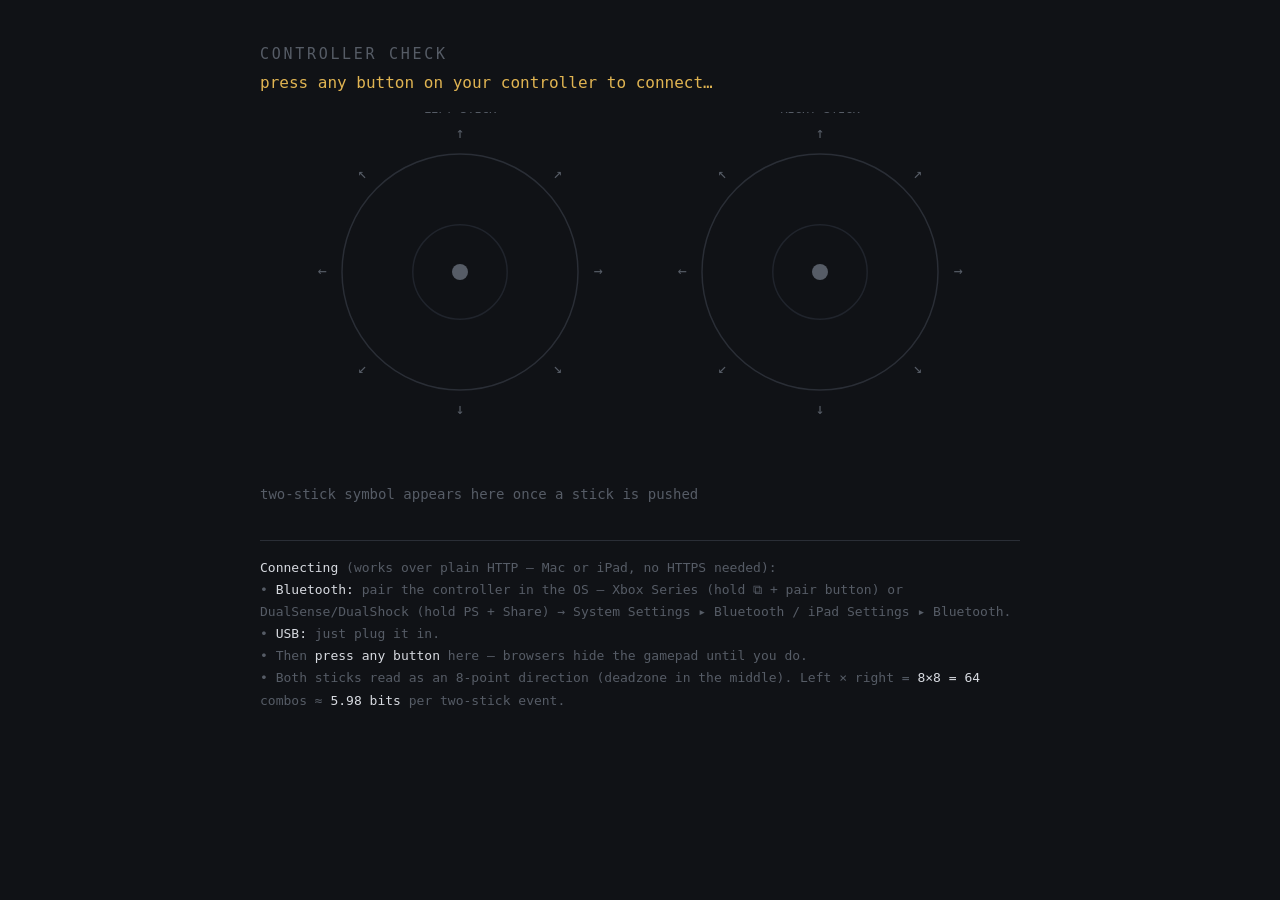
<file: environments/gamepad-check/index.html>
<!doctype html>
<html lang="en">
<head>
<meta charset="utf-8">
<meta name="viewport" content="width=device-width, initial-scale=1">
<title>bit-rate — controller check</title>
<style>
  :root {
    --bg: #101216; --fg: #d7dae0; --dim: #565c66; --faint: #2a2e36;
    --accent: #e0b452; --live: #58b368; --caret: #7aa2f7; --err: #e05252;
    --mono: ui-monospace, SFMono-Regular, Menlo, Consolas, monospace;
  }
  * { margin: 0; padding: 0; box-sizing: border-box; }
  html, body { height: 100%; }
  body {
    background: var(--bg); color: var(--fg); font-family: var(--mono);
    display: flex; justify-content: center; padding: 5vh 20px;
    -webkit-tap-highlight-color: transparent;
  }
  #wrap { width: 100%; max-width: 760px; }
  h1 { font-size: 15px; letter-spacing: .18em; text-transform: uppercase; color: var(--dim); font-weight: normal; }
  #status { margin-top: 10px; font-size: 16px; }
  #status.live { color: var(--live); }
  #status.wait { color: var(--accent); }
  #status .id { color: var(--dim); font-size: 13px; }
  #pad { display: block; width: 100%; height: auto; margin: 20px 0 8px; }
  #symline { font-size: 20px; min-height: 28px; }
  #symline b { color: var(--fg); }
  #symline .l { color: var(--caret); } #symline .r { color: var(--live); }
  #symline .sub { color: var(--dim); font-size: 14px; }
  #buttons { display: flex; flex-wrap: wrap; gap: 6px; margin: 16px 0; }
  .btn { font-size: 11px; color: var(--dim); border: 1px solid var(--faint); border-radius: 4px; padding: 3px 7px; min-width: 34px; text-align: center; }
  .btn.on { color: var(--bg); background: var(--accent); border-color: var(--accent); }
  #help { color: var(--dim); font-size: 13px; line-height: 1.7; border-top: 1px solid var(--faint); padding-top: 16px; margin-top: 8px; }
  #help b { color: var(--fg); font-weight: normal; }
  #raw { color: var(--faint); font-size: 11px; margin-top: 14px; white-space: pre-wrap; }
</style>
</head>
<body>
  <div id="wrap">
    <h1>controller check</h1>
    <div id="status" class="wait">press any button on your controller to connect…</div>
    <canvas id="pad" width="760" height="360"></canvas>
    <div id="symline"><span class="sub">two-stick symbol appears here once a stick is pushed</span></div>
    <div id="buttons"></div>
    <div id="help">
      <b>Connecting</b> (works over plain HTTP — Mac or iPad, no HTTPS needed):<br>
      • <b>Bluetooth:</b> pair the controller in the OS — Xbox Series (hold ⧉ + pair button) or DualSense/DualShock (hold PS + Share) → System Settings ▸ Bluetooth / iPad Settings ▸ Bluetooth.<br>
      • <b>USB:</b> just plug it in.<br>
      • Then <b>press any button</b> here — browsers hide the gamepad until you do.<br>
      • Both sticks read as an 8-point direction (deadzone in the middle). Left × right = <b>8×8 = 64</b> combos ≈ <b>5.98 bits</b> per two-stick event.
    </div>
    <pre id="raw"></pre>
  </div>

<script>
'use strict';
const cv = document.getElementById('pad');
const ctx = cv.getContext('2d');
const statusEl = document.getElementById('status');
const symEl = document.getElementById('symline');
const btnEl = document.getElementById('buttons');
const rawEl = document.getElementById('raw');

const DIRS = ['↑', '↗', '→', '↘', '↓', '↙', '←', '↖']; // ↑↗→↘↓↙←↖
const DEADZONE = 0.4;

// Same quantizer convention as beat-hands: 0 = up, clockwise. y is down.
function octant(x, y) {
  if (Math.hypot(x, y) < DEADZONE) return -1;
  const ang = Math.atan2(-y, x) * 180 / Math.PI; // 0 = right, 90 = up
  const raw = (90 - ang) / 45;
  return ((Math.round(raw) % 8) + 8) % 8;
}

function drawStick(cx, cy, r, x, y, label, oct) {
  // outer ring
  ctx.strokeStyle = '#2a2e36'; ctx.lineWidth = 1.5;
  ctx.beginPath(); ctx.arc(cx, cy, r, 0, Math.PI * 2); ctx.stroke();
  // deadzone ring
  ctx.strokeStyle = '#20242c';
  ctx.beginPath(); ctx.arc(cx, cy, r * DEADZONE, 0, Math.PI * 2); ctx.stroke();
  // 8 labelled points (0 = up, clockwise)
  ctx.font = '15px ' + getComputedStyle(document.body).fontFamily;
  ctx.textAlign = 'center'; ctx.textBaseline = 'middle';
  for (let i = 0; i < 8; i++) {
    const a = (i * 45 - 90) * Math.PI / 180; // screen angle, 0=up
    const px = cx + Math.cos(a) * (r + 20);
    const py = cy + Math.sin(a) * (r + 20);
    ctx.fillStyle = (i === oct) ? '#e0b452' : '#565c66';
    ctx.fillText(DIRS[i], px, py);
  }
  // label
  ctx.fillStyle = '#565c66'; ctx.font = '12px ' + getComputedStyle(document.body).fontFamily;
  ctx.fillText(label, cx, cy - r - 44);
  // live position dot
  const dx = cx + x * r, dy = cy + y * r;
  ctx.strokeStyle = '#2a2e36';
  ctx.beginPath(); ctx.moveTo(cx, cy); ctx.lineTo(dx, dy); ctx.stroke();
  ctx.fillStyle = oct < 0 ? '#565c66' : (label === 'LEFT STICK' ? '#7aa2f7' : '#58b368');
  ctx.beginPath(); ctx.arc(dx, dy, 8, 0, Math.PI * 2); ctx.fill();
}

let btnCount = 0;
function ensureButtons(n) {
  if (n === btnCount) return;
  btnCount = n;
  btnEl.innerHTML = '';
  for (let i = 0; i < n; i++) {
    const d = document.createElement('div');
    d.className = 'btn'; d.textContent = i; d.id = 'btn' + i;
    btnEl.appendChild(d);
  }
}

function firstPad() {
  const pads = navigator.getGamepads ? navigator.getGamepads() : [];
  for (const p of pads) if (p && p.connected) return p;
  return null;
}

window.addEventListener('gamepadconnected', (e) => {
  statusEl.className = 'live';
  statusEl.innerHTML = 'connected · <span class="id">' + e.gamepad.id + ' · mapping: ' + (e.gamepad.mapping || 'non-standard') + '</span>';
});
window.addEventListener('gamepaddisconnected', () => {
  statusEl.className = 'wait';
  statusEl.textContent = 'controller disconnected — press a button to reconnect…';
});

function loop() {
  ctx.clearRect(0, 0, cv.width, cv.height);
  const gp = firstPad();
  const R = 118, cy = 160;
  if (!gp) {
    drawStick(200, cy, R, 0, 0, 'LEFT STICK', -1);
    drawStick(560, cy, R, 0, 0, 'RIGHT STICK', -1);
    requestAnimationFrame(loop);
    return;
  }
  if (statusEl.className !== 'live') {
    statusEl.className = 'live';
    statusEl.innerHTML = 'connected · <span class="id">' + gp.id + ' · mapping: ' + (gp.mapping || 'non-standard') + '</span>';
  }
  const lx = gp.axes[0] || 0, ly = gp.axes[1] || 0, rx = gp.axes[2] || 0, ry = gp.axes[3] || 0;
  const lo = octant(lx, ly), ro = octant(rx, ry);
  drawStick(200, cy, R, lx, ly, 'LEFT STICK', lo);
  drawStick(560, cy, R, rx, ry, 'RIGHT STICK', ro);

  const lTxt = lo < 0 ? '·' : DIRS[lo];
  const rTxt = ro < 0 ? '·' : DIRS[ro];
  let sym = '<span class="sub">push both sticks to form a symbol</span>';
  if (lo >= 0 && ro >= 0) {
    const idx = lo * 8 + ro;
    sym = 'symbol <b>' + idx + '</b> / 64 <span class="sub">(' + Math.log2(63).toFixed(2) + ' bits)</span>';
  }
  symEl.innerHTML = 'L <span class="l">' + lTxt + '</span> &nbsp; R <span class="r">' + rTxt + '</span> &nbsp; → &nbsp; ' + sym;

  ensureButtons(gp.buttons.length);
  for (let i = 0; i < gp.buttons.length; i++) {
    document.getElementById('btn' + i).classList.toggle('on', gp.buttons[i].pressed || gp.buttons[i].value > 0.5);
  }
  rawEl.textContent = 'axes: [' + gp.axes.map((a) => a.toFixed(2)).join(', ') + ']';
  requestAnimationFrame(loop);
}
requestAnimationFrame(loop);
</script>
</body>
</html>
</file>
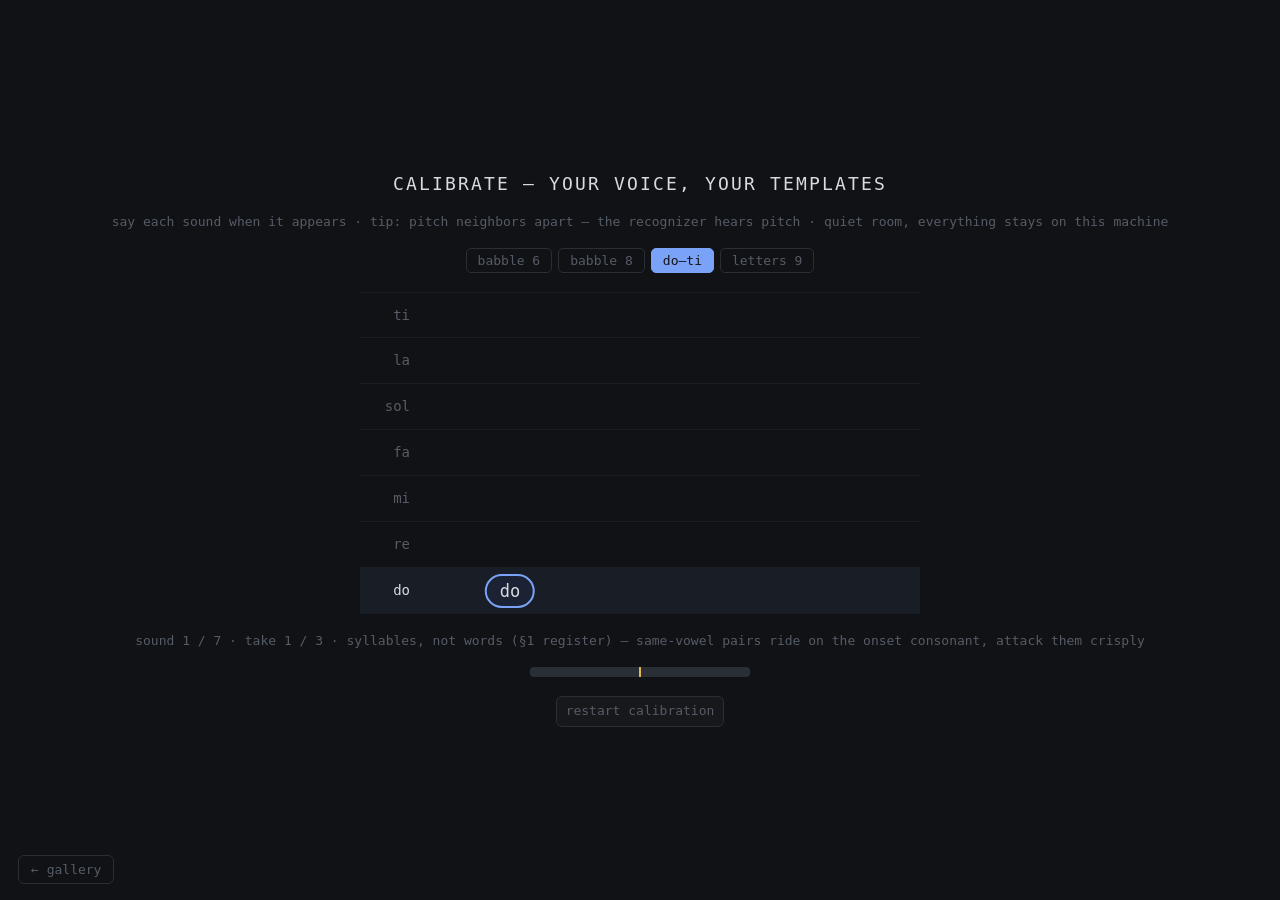
<file: environments/voice-babble/index.html>
<!doctype html>
<html lang="en">
<head>
<meta charset="utf-8">
<meta name="viewport" content="width=device-width, initial-scale=1">
<title>bit-rate — voice babble</title>
<link rel="stylesheet" href="game.css">
<link rel="stylesheet" href="../common/results.css">
</head>
<body>
  <!-- Header band (spec §4.3.1): mode + run controls on the left, what this
       variant is set to in the middle (with the settings button under it), and
       on the right the figures the assignment requires — running bits/s at
       >=1 Hz plus N / Sc / Si (rules 3 and 4) — with the pace graph. It is an
       in-flow band: the play field starts below it, never under it. -->
  <header id="topbar">
    <div id="mode-banner" class="mode-practice">practice</div>
    <div id="mode-help"></div>
    <div id="cfg">
      <div id="res-info"></div>
      <button type="button" class="act click" data-act="settings"><span class="chip">⚙</span><span class="lbl">settings</span></button>
    </div>
    <div id="hud" aria-live="off">
      <div id="hud-spark" class="hud-spark-host"></div>
      <div id="hud-metrics">
        <div id="hud-bps">0.0 <span class="hud-unit">bits/s</span></div>
        <div id="hud-time"></div>
        <div id="hud-counts"></div>
      </div>
    </div>
  </header>
  <main id="stage">
    <!-- Upcoming symbols: chips in a row, or lanes (one row per symbol,
         vertical position IS the symbol — natural for solfège). Both are
         self-paced: notes advance on selection, never on a clock (§7). -->
    <div id="chips"></div>
    <div id="lanes" hidden></div>
    <div id="heard"><span id="level-bar"></span><span id="heard-text">listening…</span></div>
    <div id="hint">say the highlighted sound · pause briefly between sounds</div>
    <div id="notice" hidden></div>
  </main>

  <!-- Mic level check (spec §5, voice-babble). The onset trigger used to be a
       hand-tuned constant that had to fit every mic and every room. It is not a
       constant: it is a property of THIS mic in THIS room, and four seconds
       measures it — a silent window for the room, a counted phrase for the
       voice, trigger at the log-midpoint between them. Runs before template
       calibration, because templates recorded through a wrong trigger are
       captured off noise and are worse than useless. -->
  <section id="level" hidden>
    <div class="c-title">mic check</div>
    <div class="c-sub">be somewhere quiet — background noise opens selections you didn't make, and every one of those costs you twice · nothing leaves this device</div>
    <div id="lv-step"></div>
    <div id="lv-prompt"></div>
    <div id="lv-meter"><span id="lv-meter-bar"></span></div>
    <!-- Manual trigger, with the live meter above it and a count of what it
         would fire on. Automatic placement needs the voice to sit clearly
         above the room; when it doesn't, no number is the right number and
         the honest move is to let the player set it by eye in five seconds. -->
    <div id="lv-tune" hidden>
      <label for="lv-slider">trigger</label>
      <input type="range" id="lv-slider" min="-66" max="-6" step="1">
      <span id="lv-fires"></span>
    </div>
    <div id="lv-readout"></div>
    <div class="c-foot" id="lv-foot"></div>
  </section>

  <!-- Calibration: records your voice's template for each symbol.
       Calibration is a config compiler (spec §2.6): it writes static
       templates; the run itself contains nothing adaptive. -->
  <section id="calib" hidden>
    <div class="c-title">calibrate — your voice, your templates</div>
    <div class="c-sub">say each sound when it appears · tip: pitch neighbors apart — the recognizer hears pitch · quiet room, everything stays on this machine</div>
    <div class="seg" id="calib-seg-set">
      <button data-v="babble-6">babble 6</button>
      <button data-v="babble-8">babble 8</button>
      <button data-v="solfege">do–ti</button>
      <button data-v="letters-9">letters 9</button>
    </div>
    <div id="calib-symbol"></div>
    <div id="calib-lanes" hidden></div>
    <div id="calib-progress"></div>
    <div id="calib-level"><span id="calib-level-bar"></span></div>
    <div class="c-foot"><button type="button" class="act click" id="calib-restart">restart calibration</button></div>
  </section>

  <section id="results" hidden>
    <div id="res-hero"></div>
    <div id="res-tiles"></div>
    <div id="res-charts">
      <figure>
        <figcaption>pace — net bits/s per 5&thinsp;s <span class="err-key">▎misses</span></figcaption>
        <div id="chart-pace"></div>
      </figure>
      <figure>
        <figcaption>gap between selections</figcaption>
        <div id="chart-iki"></div>
      </figure>
    </div>
    <div id="res-footer">
      <button type="button" class="act click" data-act="arm"><kbd>Enter</kbd>new scored run</button>
      <button type="button" class="act click" data-act="seed"><kbd>Esc</kbd>back to practice</button>
      <button type="button" class="act click" data-act="settings"><span class="chip">⚙</span>settings</button>
    </div>
  </section>

  <div id="overlay" hidden>
    <div id="card"></div>
  </div>

  <!-- Touch-device mic gate: iOS/iPadOS Safari grants getUserMedia and
       unlocks the AudioContext only from a user gesture, so on touch we
       defer mic init until this tap. Desktop never sees it (auto-boots). -->
  <div id="mic-gate" hidden>
    <div id="mic-gate-card">
      <div id="mic-gate-title">tap to enable the microphone</div>
      <div id="mic-gate-sub">voice babble listens through your mic · everything stays on this device · find a quiet spot first — background noise costs you selections</div>
      <button id="mic-gate-btn">enable microphone</button>
    </div>
  </div>

  <a id="gallery-link" href="/env/" title="back to all games">← gallery</a>
  <div id="sheet">
    <div class="sh-row">
      <span class="sh-label">sounds</span>
      <div class="seg" id="seg-set">
        <button data-v="babble-6">babble 6</button>
        <button data-v="babble-8">babble 8</button>
        <button data-v="solfege">do–ti</button>
        <button data-v="letters-9">letters 9</button>
      </div>
    </div>
    <div class="sh-row" id="row-display">
      <span class="sh-label">display</span>
      <div class="seg" id="seg-display">
        <button data-v="lanes">lanes</button>
        <button data-v="chips">chips</button>
      </div>
    </div>
    <div class="sh-row">
      <span class="sh-label">mic trigger</span>
      <div class="seg" id="seg-sens">
        <button data-v="auto">auto — measured</button>
        <button data-v="high">sensitive</button>
        <button data-v="med">medium</button>
        <button data-v="low">loud room</button>
      </div>
    </div>
    <div class="sh-row">
      <span class="sh-label"></span>
      <button type="button" class="act click" id="recheck-level">↻ re-check mic level</button>
      <button type="button" class="act click" id="recalibrate">↻ recalibrate this set</button>
    </div>
    <div class="sh-foot" id="mic-stats"></div>
    <div class="sh-foot" id="sheet-info"></div>
  </div>

<script src="../common/results.js"></script>
<script src="game.js"></script>
</body>
</html>
</file>
<file: environments/voice-babble/game.css>
/* voice-babble — spoken symbols, client-side DSP recognition (spec §5).
   System font stack only; nothing leaves the machine. */

:root {
  --bg: #101216;
  --fg: #d7dae0;
  --dim: #565c66;
  --faint: #2a2e36;
  --ok: #8a9199;
  --err: #e05252;
  --err-bg: #3a1d1d;
  --accent: #e0b452;
  --live: #58b368;
  --caret: #7aa2f7;
  --mono: ui-monospace, SFMono-Regular, Menlo, Consolas, monospace;
}

* { margin: 0; padding: 0; box-sizing: border-box; }
[hidden] { display: none !important; }

html, body { height: 100%; }

body {
  background: var(--bg);
  color: var(--fg);
  font-family: var(--mono);
  overflow: hidden;
  user-select: none;
}

/* ---- corner + hud (house style) ---- */

/* Header band, mode chips and the HUD figures are shared across every
   environment — see ../common/results.css (loaded after this file). */

/* The mode chips and the score-screen footer share one control style,
   defined in ../common/results.css (loaded after this file) so all
   eight environments present the same buttons in the same places. */

/* ---- stage: chip stream ---- */

#stage {
  position: absolute;
  /* The header band is in-flow; JS publishes its measured height, so the
     play area always starts exactly below it (spec §4.3.1). */
  top: var(--topbar-h, 96px);
  left: 0;
  right: 0;
  bottom: 0;
  display: flex;
  flex-direction: column;
  justify-content: center;
  align-items: center;
}

#chips {
  display: flex;
  gap: 14px;
  align-items: center;
  height: 7rem;
}
.chip {
  font-size: 34px;
  padding: 14px 22px;
  border: 1px solid var(--faint);
  border-radius: 12px;
  color: var(--dim);
}
.chip.cur {
  color: var(--fg);
  border-color: var(--caret);
  border-width: 2px;
  font-size: 44px;
  padding: 18px 28px;
}
body.armed .chip.cur { border-color: var(--accent); }
.chip.done-ok { color: var(--ok); opacity: .45; }
.chip.done-err { color: var(--err); background: var(--err-bg); opacity: .7; }
.chip.rpt::after { content: "×2"; font-size: 12px; color: var(--dim); vertical-align: super; margin-left: 4px; }

/* ---- lanes: one row per symbol; vertical position IS the symbol ---- */

#lanes {
  position: relative;
  width: min(760px, 92vw);
}
.lane {
  position: relative;
  height: 46px;
  border-bottom: 1px solid #1a1d23;
  display: flex;
  align-items: center;
}
.lane:first-child { border-top: 1px solid #1a1d23; }
.lane-label {
  width: 64px;
  color: var(--dim);
  font-size: 14px;
  text-align: right;
  padding-right: 14px;
  flex: none;
}
#lanes .now-line {
  position: absolute;
  top: -6px;
  bottom: -6px;
  left: 214px; /* matches NOTE_X0 in game.js */
  border-left: 2px solid var(--caret);
  opacity: .7;
}
body.armed #lanes .now-line { border-color: var(--accent); }
.note {
  position: absolute;
  transform: translate(-50%, -50%);
  font-size: 15px;
  color: var(--fg);
  background: #1c2129;
  border: 1px solid var(--faint);
  border-radius: 999px;
  padding: 5px 13px;
  white-space: nowrap;
}
.note.cur {
  border-color: var(--caret);
  border-width: 2px;
  font-size: 17px;
  color: var(--fg);
  background: #1a2233;
}
body.armed .note.cur { border-color: var(--accent); background: #2a2416; }
.note.done-ok { color: var(--ok); opacity: .4; }
.note.done-err { color: var(--err); background: var(--err-bg); opacity: .7; }
.note.miss-flash { animation: miss-fade .45s ease-out forwards; }
@keyframes miss-fade { to { opacity: 0; transform: translate(-50%, -50%) scale(1.25); } }

/* ---- heard line: level meter + last classification ---- */

#heard {
  margin-top: 2.2rem;
  display: flex;
  align-items: center;
  gap: 12px;
  color: var(--dim);
  font-size: 14px;
  min-height: 20px;
}
#level-bar {
  position: relative;
  display: inline-block;
  width: 120px;
  height: 8px;
  border-radius: 3px;
  background: linear-gradient(90deg, var(--live) var(--level, 0%), var(--faint) var(--level, 0%));
}
/* Trigger line, fixed at the meter midpoint — the meter is scaled so the live
   voice level clears the middle exactly when it will register. */
#level-bar::after {
  content: '';
  position: absolute;
  left: 50%;
  top: -3px;
  bottom: -3px;
  width: 2px;
  margin-left: -1px;
  background: var(--accent);
  border-radius: 1px;
}
#heard-text b { color: var(--fg); font-weight: normal; }
#heard-text .lowconf { color: var(--accent); }

#hint { margin-top: 1.6rem; color: var(--dim); font-size: 14px; }

#notice { margin-top: .9rem; font-size: 14px; color: var(--accent); }
#notice.warn { color: var(--err); }
#notice b { color: inherit; font-weight: bold; }

/* ---- mic level check ---- */

#level {
  position: absolute;
  inset: 0;
  display: flex;
  flex-direction: column;
  justify-content: center;
  align-items: center;
  gap: 1.1rem;
  z-index: 4;
  background: var(--bg);
  text-align: center;
  padding: 0 24px;
}
#level .c-sub { max-width: 46rem; line-height: 1.6; }
#lv-step { color: var(--dim); font-size: 12px; letter-spacing: .1em; text-transform: uppercase; }
#lv-prompt {
  font-size: 42px;
  color: var(--fg);
  letter-spacing: .04em;
  min-height: 56px;
  display: flex;
  align-items: center;
  /* Flex drops the whitespace between the word spans, so the gap is the space. */
  gap: .5em;
  flex-wrap: wrap;
  justify-content: center;
}
#lv-prompt .quiet { font-size: 24px; color: var(--dim); letter-spacing: .12em; }
#lv-prompt .count { color: var(--caret); }
/* Unlike the in-game meter (which is scaled to the trigger, so the trigger is
   always the midline), the check's meter is a plain -66..0 dBFS scale: during
   measurement the question is "is the mic hearing me at all", not "am I over
   the line" — there is no line yet. Once measured, the line is drawn at the
   threshold's real dB position. */
#lv-meter {
  position: relative;
  width: 320px;
  height: 12px;
  border-radius: 5px;
  background: var(--faint);
  overflow: hidden;
}
#lv-meter-bar { display: block; height: 100%; width: 0; background: var(--live); }
#lv-meter.has-trigger::after {
  content: '';
  position: absolute;
  left: var(--lv-trigger, 50%);
  top: 0;
  bottom: 0;
  width: 2px;
  margin-left: -1px;
  background: var(--accent);
  z-index: 2;
}
#lv-tune {
  display: flex;
  align-items: center;
  gap: 12px;
  font-size: 13px;
  color: var(--dim);
}
#lv-tune label { letter-spacing: .05em; }
#lv-slider { width: 320px; accent-color: var(--accent); }
#lv-fires { min-width: 15rem; text-align: left; }
#lv-fires b { color: var(--fg); font-weight: normal; }
#lv-fires .ok { color: var(--live); }
#lv-fires .warn { color: var(--err); }

#lv-readout { color: var(--dim); font-size: 13px; line-height: 1.8; min-height: 44px; }
#lv-readout b { color: var(--fg); font-weight: normal; }
#lv-readout .ok { color: var(--live); }
#lv-readout .warn { color: var(--err); }
#lv-foot { display: flex; gap: 10px; min-height: 30px; }

/* ---- calibration ---- */

#calib {
  position: absolute;
  inset: 0;
  display: flex;
  flex-direction: column;
  justify-content: center;
  align-items: center;
  gap: 1.2rem;
  z-index: 4;
  background: var(--bg);
}
.c-title { color: var(--fg); font-size: 18px; letter-spacing: .12em; text-transform: uppercase; }
.c-sub { color: var(--dim); font-size: 13px; }
#calib-symbol {
  font-size: 64px;
  color: var(--fg);
  border: 2px solid var(--caret);
  border-radius: 14px;
  padding: 24px 40px;
  min-width: 200px;
  text-align: center;
}
#calib-symbol.captured { border-color: var(--live); color: var(--live); }
#calib-progress { color: var(--dim); font-size: 13px; }
#calib-level {
  position: relative;
  width: 220px;
  height: 10px;
  border-radius: 4px;
  background: var(--faint);
  overflow: hidden;
}
/* Trigger line at the midpoint (see #level-bar) — say the sound loud enough to
   push the green fill past this line and it will register. */
#calib-level::after {
  content: '';
  position: absolute;
  left: 50%;
  top: 0;
  bottom: 0;
  width: 2px;
  margin-left: -1px;
  background: var(--accent);
  z-index: 2;
}
#calib-level-bar {
  display: block;
  height: 100%;
  width: 0;
  background: var(--live);
}
.c-foot { color: var(--dim); font-size: 13px; }

/* ---- settings sheet (house style) ---- */

#gallery-link {
  position: fixed;
  bottom: 16px;
  left: 18px;
  font-family: var(--mono);
  font-size: 13px;
  color: var(--dim);
  text-decoration: none;
  border: 1px solid var(--faint);
  border-radius: 6px;
  padding: 6px 12px;
  z-index: 7;
}
#gallery-link:hover { color: var(--fg); border-color: var(--dim); }

#sheet {
  position: fixed;
  left: 0; right: 0; bottom: 0;
  background: #171a20;
  border-top: 1px solid var(--faint);
  padding: 18px 24px 20px;
  transform: translateY(100%);
  transition: transform .22s ease;
  z-index: 8;
  display: flex;
  flex-direction: column;
  gap: 12px;
  align-items: center;
}
#sheet.open { transform: translateY(0); }
.sh-row { display: flex; align-items: center; gap: 14px; }
.sh-label { color: var(--dim); font-size: 12px; letter-spacing: .05em; width: 60px; text-align: right; }
.seg { display: flex; gap: 6px; flex-wrap: wrap; }
.seg button {
  font-family: var(--mono);
  font-size: 13px;
  color: var(--dim);
  background: none;
  border: 1px solid var(--faint);
  border-radius: 5px;
  padding: 4px 11px;
  cursor: pointer;
}
.seg button:hover { color: var(--fg); }
.seg button.on { color: var(--bg); background: var(--caret); border-color: var(--caret); }
.sh-foot { color: var(--dim); font-size: 12px; }

/* ---- error overlay ---- */

#overlay {
  position: fixed;
  inset: 0;
  background: rgba(10, 11, 14, .88);
  display: flex;
  justify-content: center;
  align-items: center;
  z-index: 10;
}
#card {
  text-align: center;
  padding: 3rem 4rem;
  border: 1px solid var(--faint);
  border-radius: 12px;
  background: var(--bg);
}
#card .title { color: var(--dim); font-size: 14px; letter-spacing: .15em; text-transform: uppercase; margin-bottom: 1rem; }
#card .row { color: var(--dim); margin-top: 1rem; font-size: 16px; }
#card .row b { color: var(--fg); font-weight: normal; }
#card .note { color: var(--dim); margin-top: 1.4rem; font-size: 13px; }

/* Touch-device mic gate (see index.html). Sits above everything so the
   tap that unlocks getUserMedia/AudioContext is unmissable. */
#mic-gate {
  position: fixed;
  inset: 0;
  background: rgba(10, 11, 14, .92);
  display: flex;
  justify-content: center;
  align-items: center;
  z-index: 12;
  padding: 1.5rem;
}
#mic-gate-card {
  text-align: center;
  max-width: 340px;
  padding: 2.4rem 2rem;
  border: 1px solid var(--faint);
  border-radius: 12px;
  background: var(--bg);
}
#mic-gate-title { color: var(--fg); font-size: 20px; letter-spacing: .04em; }
#mic-gate-sub { color: var(--dim); font-size: 13px; margin-top: .8rem; line-height: 1.5; }
#mic-gate-btn {
  margin-top: 1.6rem;
  font: inherit;
  font-size: 16px;
  color: #111;
  background: var(--accent);
  border: none;
  border-radius: 10px;
  padding: 14px 28px;
  cursor: pointer;
  -webkit-tap-highlight-color: transparent;
}
#mic-gate-btn:disabled { opacity: .6; }

/* What the recognizer heard on a miss: outlined dim red, on the heard
   symbol's lane, confidence in small text underneath. */
.note.heard {
  background: none;
  border: 1px dashed rgba(224, 82, 82, .6);
  color: rgba(224, 82, 82, .8);
  opacity: .85;
}
.note.heard .conf-sub {
  position: absolute;
  top: 100%;
  left: 50%;
  transform: translateX(-50%);
  margin-top: 2px;
  font-size: 10px;
  color: var(--dim);
}

/* ---- calibration on the tracks ---- */
#calib-lanes {
  position: relative;
  width: min(560px, 88vw);
}
#calib-lanes .lane.calib-active { background: rgba(122, 162, 247, .07); }
#calib-lanes .lane.calib-active .lane-label { color: var(--fg); }
#calib-note { animation: calib-pulse 1.1s ease-in-out infinite; }
@keyframes calib-pulse {
  50% { box-shadow: 0 0 0 6px rgba(122, 162, 247, .12); }
}
#calib-note.captured {
  border-color: var(--live);
  color: var(--live);
  animation: none;
}
</file>
<file: environments/common/results.css>
/* Shared post-run results view + chart styles (spec §4.3/§4.4:
   one renderer, every environment). Pages define the color vars. */

/* ---- the header band (every environment, same three zones) ----
   left   #corner  — mode banner + the run controls (Enter / Esc)
   middle #cfg     — what this variant is set to, with the settings button
                     under it: the config is the label, the button is the way
                     to change it
   right  #hud     — the live figures the assignment requires (running bits/s
                     at >=1 Hz, plus N / Sc / Si) and the pace graph

   It's an in-flow band, not a floating overlay: the play field starts below it
   (`top: var(--topbar-h)`), so header content can never draw over the game.
   JS publishes --topbar-h from the measured height, because the band reflows
   with content and viewport (spec §4.3.1). */
#topbar {
  position: relative;
  z-index: 5;
  display: grid;
  grid-template-columns: auto 1fr auto;
  grid-template-areas:
    "banner cfg hud"
    "help   cfg hud";
  align-items: center;
  /* JS latches the band to the tallest state it has needed (trackHeaderHeight),
     so a mode change can never pull the field up. Any space that reserves goes
     to the bottom — the content stays exactly where it was. */
  align-content: start;
  column-gap: 20px;
  row-gap: 7px;
  padding: 10px 18px;
  border-bottom: 1px solid var(--faint);
}
#mode-banner { grid-area: banner; justify-self: start; align-self: end; }
#mode-help { grid-area: help; align-self: start; }
#cfg { grid-area: cfg; }
#hud { grid-area: hud; }

/* Middle zone: the honest accounting (spec §7) and the way to change it. */
#cfg {
  flex: 1 1 auto;
  min-width: 0;
  display: flex;
  flex-direction: column;
  align-items: center;
  gap: 6px;
  text-align: center;
}
#res-info {
  color: var(--dim);
  font-size: 12.5px;
  line-height: 1.5;
}
#res-info b { color: var(--fg); font-weight: normal; }
#cfg .act { font-size: 12.5px; padding: 6px 11px; }

#hud {
  flex: 0 0 auto;
  display: flex;
  align-items: center;
  gap: 14px;
  color: var(--dim);
  font-size: 14px;
  line-height: 1.45;
  text-align: right;
}
/* Fixed width, tabular figures: Sc/Si grow by a digit mid-run and the band
   must not move under the player when they do. Sized for the widest line any
   environment produces (a four-digit N plus three-digit counts). */
#hud-metrics {
  text-align: right;
  white-space: nowrap;
  font-variant-numeric: tabular-nums;
  min-width: 27ch;
}
#hud-bps { font-size: 20px; color: var(--fg); }
.hud-unit { font-size: 12px; color: var(--dim); }
/* The clock line is blank until a run starts. Keep its line box anyway: with
   no text the block loses a line, and on a phone that first selection would
   otherwise grow the band — which is the play field's top edge. */
#hud-time:empty::before { content: "\00a0"; }

/* ---- live pace graph (every environment's header) ----
   Blue line so it never collides with target colors. Rendered from page load
   rather than on first input, so the band never changes height under the
   player. Var fallbacks keep it correct even if a page's theme omits one. */
.hud-spark-host {
  flex: 0 0 auto;
  padding: 5px 7px 3px;
  border: 1px solid var(--faint, #2a2e36);
  border-radius: 7px;
  text-align: right;
  pointer-events: none;
  white-space: nowrap;
}
.hud-spark-host .spark-svg { display: block; width: 208px; height: 50px; }
.hud-spark-host .spark-cap { font-size: 11px; color: var(--dim, #565c66); margin-top: 2px; }
.hud-spark-host .spark-area { fill: rgba(122, 162, 247, .14); stroke: none; }
.hud-spark-host .spark-base { stroke: var(--faint, #2a2e36); stroke-width: 1; }
.hud-spark-host .spark-line {
  fill: none;
  stroke: var(--caret, #7aa2f7);
  stroke-width: 1.5;
  vector-effect: non-scaling-stroke;
}


/* ---- action controls: one control family, every environment ----
   Both places a run can be started or ended use the same markup —
   <button type="button" class="act click" data-act="…"><kbd>Key</kbd>label</button>
   — the corner #mode-help during play, #res-footer on the score screen. The
   hotkey stays the fast path; the chip is a real button so touch devices (no
   keyboard) can do everything a keyboard can. Styled here rather than in each
   game.css — this file loads after every game.css, so the eight environments
   get the same shape, chip, hover and tap target and can't drift apart. */
.act {
  display: inline-flex;
  align-items: center;
  font: 13px/1.4 var(--mono, ui-monospace, SFMono-Regular, Menlo, monospace);
  color: var(--dim);
  background: none;
  border: 1px solid transparent;
  border-radius: 6px;
  padding: 5px 9px;
  text-align: left;
}
/* Non-clickable lines (status notes) sit flush with the banner above them. */
.act:not(.click) { padding-left: 0; padding-right: 0; }
.armed-note { color: var(--accent); }
/* Two lengths of one label: a phone band is one line from wrapping, and a
   wrapped band is a shorter play field. Same meaning, fewer characters. */
.narrow-only { display: none; }
.act.click {
  cursor: pointer;
  border-color: var(--faint);
  background: rgba(255, 255, 255, .025);
  touch-action: manipulation;
  -webkit-tap-highlight-color: transparent;
}
a.act { text-decoration: none; } /* the design-notes link is a control, not prose */
.act.click:hover { color: var(--fg); border-color: var(--dim); }
.act.click:active { background: rgba(255, 255, 255, .07); }
.act.click:focus-visible { outline: 2px solid var(--caret); outline-offset: 2px; }
/* <kbd> = the hotkey that does the same thing; .chip = a glyph for controls
   that have no hotkey (settings). Same box either way — the chip is what makes
   a line read as a control rather than a caption. */
.act kbd,
.act .chip {
  flex: none;
  color: var(--fg);
  border: 1px solid var(--faint);
  border-radius: 3px;
  padding: 0 5px;
  margin-right: 7px;
  font: inherit;
  font-size: .92em;
}

/* In play: stacked under the mode banner, left-aligned, compact. */
#mode-help {
  margin-top: 7px;
  display: flex;
  flex-direction: column;
  align-items: flex-start;
  gap: 5px;
  max-width: min(64vw, 360px);
}

/* The mode banner: the unmistakable practice/armed/scored affordance the
   assignment asks for (a scored run must never start by accident). Shared so
   the same chip means the same thing in all eight environments. */
#mode-banner {
  display: inline-block;
  font-size: 13px;
  letter-spacing: .12em;
  text-transform: uppercase;
  padding: 4px 10px;
  border-radius: 4px;
}
.mode-practice { color: var(--dim); border: 1px solid var(--faint); }
.mode-practice-live { color: var(--live); border: 1px solid var(--live); }
.mode-armed { color: #111; background: var(--accent); }
.mode-scored { color: var(--err); border: 1px solid var(--err); }
.mode-scored::before { content: "● "; }

/* ---- narrow viewports (a phone in portrait) ----
   The band has to stay small: the play field is what the screen is for. Keep
   the mode banner, the run controls, the settings button, and the figures the
   assignment requires; drop the accounting line and the graph, both of which
   are on the score screen anyway (spec §4.3.1). The hotkey chips go too —
   there's no keyboard on a phone, so the buttons speak for themselves. */
@media (max-width: 640px) {
  #topbar {
    grid-template-columns: auto auto 1fr;
    grid-template-areas:
      "banner cfg  hud"
      "help   help help";
    align-items: center;
    column-gap: 10px;
    row-gap: 6px;
    padding: 8px 12px;
  }
  #mode-banner { align-self: center; }
  #mode-help { align-self: center; }
  #cfg { justify-self: start; }
  #hud { justify-self: end; }
  #res-info { display: none; }
  #cfg .off-brief-banner { display: none; }
  .hud-spark-host { display: none; }
  #mode-help {
    flex-direction: row;
    flex-wrap: wrap;
    margin-top: 0;
    gap: 6px;
    max-width: none;
  }
  #mode-help .act kbd { display: none; }
  .wide-only { display: none; }
  .narrow-only { display: inline; }
  #mode-banner { font-size: 11px; padding: 3px 7px; letter-spacing: .08em; }
  #cfg .act { padding: 6px 9px; }
  #cfg .act .lbl { display: none; }  /* the gear alone is the button */
  #cfg .act .chip { margin-right: 0; }
  #hud { gap: 0; }
  #hud-bps { font-size: 16px; }
  #hud-metrics { font-size: 11.5px; line-height: 1.35; min-width: 24ch; }
}

#results {
  position: absolute;
  inset: 0;
  overflow-y: auto;
  display: flex;
  flex-direction: column;
  align-items: center;
  padding: 4vh 24px 24px;
}

#res-hero { text-align: center; }
#res-hero .res-title {
  color: var(--dim);
  font-size: 14px;
  letter-spacing: .15em;
  text-transform: uppercase;
}
#res-hero .res-bps {
  font-size: 72px;           /* hero figure; same face as everything else */
  color: var(--fg);
  line-height: 1.15;
}
#res-hero .res-bps span { font-size: 22px; color: var(--dim); }
#res-hero .res-sub { color: var(--dim); font-size: 16px; margin-top: .3rem; }
#res-hero .res-sub b { color: var(--fg); font-weight: normal; }
#res-hero .res-note { color: var(--dim); font-size: 13px; margin-top: .6rem; }
#res-hero .res-note.warn { color: var(--err); }

#res-tiles {
  display: flex;
  flex-wrap: wrap;
  justify-content: center;
  gap: 10px;
  margin-top: 2rem;
  max-width: 860px;
}
.tile {
  border: 1px solid var(--faint);
  border-radius: 8px;
  padding: 10px 16px;
  min-width: 118px;
}
.tile .t-label { color: var(--dim); font-size: 11px; letter-spacing: .05em; }
.tile .t-value { color: var(--fg); font-size: 24px; margin-top: 2px; }
.tile .t-sub { color: var(--dim); font-size: 11px; margin-top: 2px; }

#res-charts {
  display: flex;
  flex-wrap: wrap;
  justify-content: center;
  gap: 22px;
  margin-top: 1.8rem;
  width: 100%;
  max-width: 1000px;
}
#res-charts figure { flex: 1 1 380px; max-width: 500px; }
#res-charts figcaption {
  color: var(--dim);
  font-size: 12px;
  letter-spacing: .05em;
  margin-bottom: 6px;
}
#res-charts .err-key { color: var(--err); float: right; }
#res-charts svg { width: 100%; height: auto; display: block; }
/* Chart mark classes are global: the results view, the leaderboard detail
   rows, and the gallery sparklines/progress strips all draw with them. */
svg .grid { stroke: var(--faint); stroke-width: 1; }
svg .axis-label { fill: var(--dim); font-size: 10px; font-family: var(--mono); }
svg .data-line { stroke: var(--caret); stroke-width: 2; fill: none; stroke-linejoin: round; stroke-linecap: round; }
svg .data-wash { fill: var(--caret); opacity: .1; }
svg .data-dot { fill: var(--caret); stroke: var(--bg); stroke-width: 2; }
svg .data-bar { fill: var(--caret); }
svg .err-tick { fill: var(--err); }
svg .marker-line { stroke: var(--dim); stroke-width: 1; }

/* Score screen: the same two controls, centered under the charts. Roomier
   than the in-play corner — nothing is competing for the space here, and a
   ~44px target is what a thumb wants. */
#res-footer {
  display: flex;
  flex-wrap: wrap;
  justify-content: center;
  gap: 12px;
  margin-top: 2rem;
  color: var(--dim);
  font-size: 13px;
}
#res-footer .act { font-size: 14px; padding: 11px 16px; }


/* The consent banner that used to live here (a fixed bottom strip injected on
   every non-loopback page) is gone. The deployed site is now the deliverable,
   so a strip over the game sat between a grader and the flow being scored. The
   notice moved into the gallery footer — see #gf-consent in gallery.css. */
</file>
